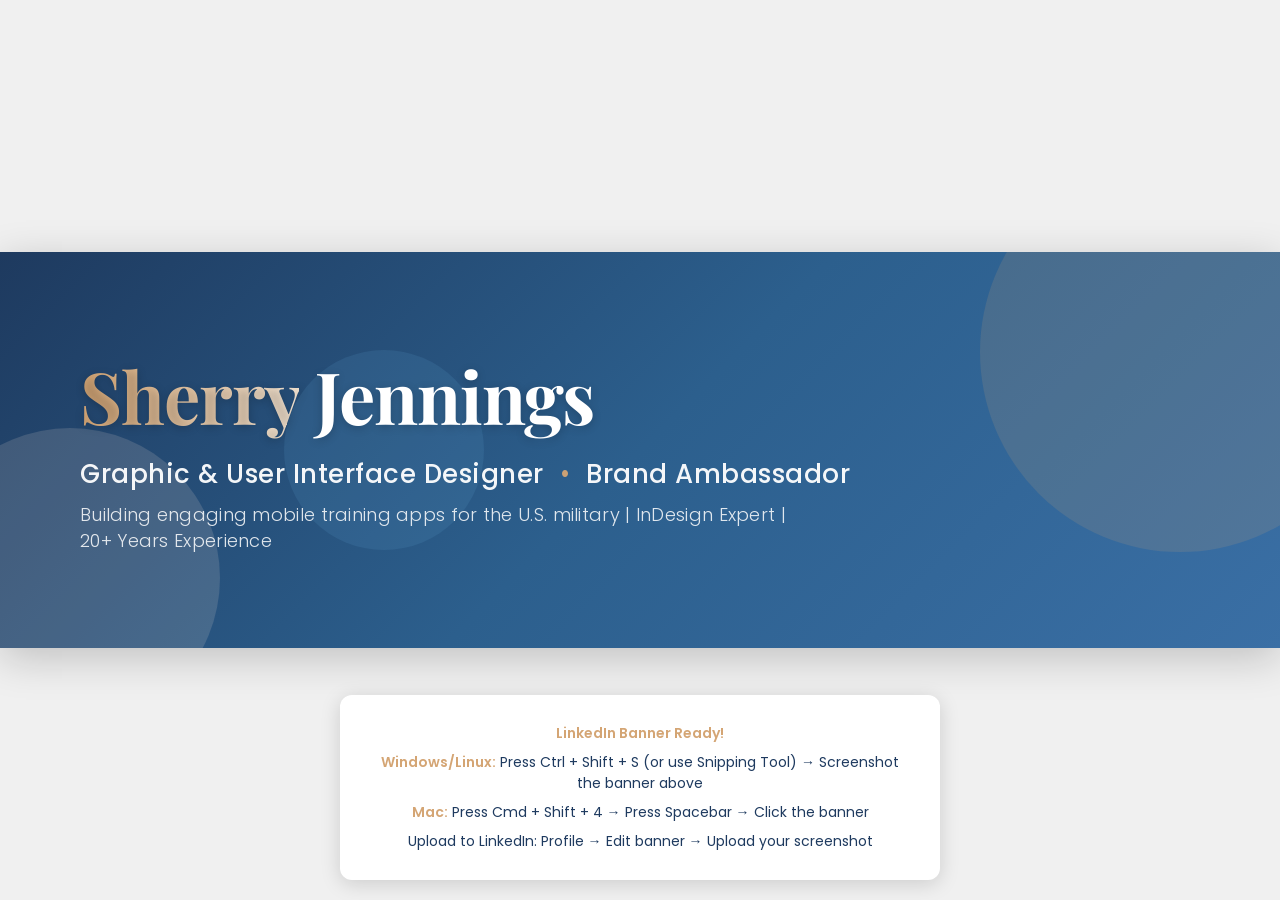
<file: linkedin-banner.html>
<!DOCTYPE html>
<html lang="en">
<head>
    <meta charset="UTF-8">
    <meta name="viewport" content="width=device-width, initial-scale=1.0">
    <title>LinkedIn Banner - Sherry Jennings</title>
    <link href="https://fonts.googleapis.com/css2?family=Playfair+Display:wght@400;600;700&family=Poppins:wght@300;400;500;600&display=swap" rel="stylesheet">
    <style>
        * {
            margin: 0;
            padding: 0;
            box-sizing: border-box;
        }

        body {
            display: flex;
            justify-content: center;
            align-items: center;
            min-height: 100vh;
            background: #f0f0f0;
            font-family: 'Poppins', sans-serif;
        }

        .banner-container {
            width: 1584px;
            height: 396px;
            background: linear-gradient(135deg, #1E3A5F 0%, #2C5F8D 50%, #3A6FA5 100%);
            position: relative;
            overflow: hidden;
            box-shadow: 0 10px 40px rgba(0,0,0,0.2);
        }

        /* Decorative shapes */
        .shape {
            position: absolute;
            border-radius: 50%;
            opacity: 0.15;
        }

        .shape-1 {
            width: 400px;
            height: 400px;
            background: #D4A574;
            top: -100px;
            right: -100px;
        }

        .shape-2 {
            width: 300px;
            height: 300px;
            background: #F4E5D3;
            bottom: -80px;
            left: -80px;
        }

        .shape-3 {
            width: 200px;
            height: 200px;
            background: #5E9FD1;
            top: 50%;
            left: 30%;
            transform: translate(-50%, -50%);
        }

        .content {
            position: relative;
            z-index: 2;
            height: 100%;
            display: flex;
            flex-direction: column;
            justify-content: center;
            padding: 0 80px;
            color: white;
        }

        .name {
            font-family: 'Playfair Display', serif;
            font-size: 72px;
            font-weight: 700;
            letter-spacing: -1px;
            margin-bottom: 12px;
            text-shadow: 0 2px 10px rgba(0,0,0,0.2);
        }

        .highlight {
            background: linear-gradient(90deg, #D4A574 0%, #F4E5D3 100%);
            -webkit-background-clip: text;
            -webkit-text-fill-color: transparent;
            background-clip: text;
        }

        .titles {
            display: flex;
            align-items: center;
            gap: 16px;
            font-size: 26px;
            font-weight: 500;
            letter-spacing: 0.5px;
            opacity: 0.95;
            margin-bottom: 8px;
        }

        .divider {
            color: #D4A574;
            font-weight: 400;
        }

        .tagline {
            font-size: 18px;
            font-weight: 300;
            letter-spacing: 0.3px;
            opacity: 0.85;
            max-width: 900px;
            line-height: 1.4;
        }

        .instructions {
            position: fixed;
            bottom: 20px;
            left: 50%;
            transform: translateX(-50%);
            background: white;
            padding: 20px 30px;
            border-radius: 12px;
            box-shadow: 0 4px 20px rgba(0,0,0,0.15);
            text-align: center;
            font-size: 14px;
            color: #1E3A5F;
            max-width: 600px;
        }

        .instructions strong {
            color: #D4A574;
            font-weight: 600;
        }

        .instructions p {
            margin: 8px 0;
        }
    </style>
</head>
<body>
    <div class="banner-container">
        <div class="shape shape-1"></div>
        <div class="shape shape-2"></div>
        <div class="shape shape-3"></div>

        <div class="content">
            <h1 class="name"><span class="highlight">Sherry</span> Jennings</h1>
            <div class="titles">
                <span>Graphic & User Interface Designer</span>
                <span class="divider">•</span>
                <span>Brand Ambassador</span>
            </div>
            <p class="tagline">Building engaging mobile training apps for the U.S. military | InDesign Expert | 20+&nbsp;Years&nbsp;Experience</p>
        </div>
    </div>

    <div class="instructions">
        <p><strong>LinkedIn Banner Ready!</strong></p>
        <p><strong>Windows/Linux:</strong> Press Ctrl + Shift + S (or use Snipping Tool) → Screenshot the banner above</p>
        <p><strong>Mac:</strong> Press Cmd + Shift + 4 → Press Spacebar → Click the banner</p>
        <p>Upload to LinkedIn: Profile → Edit banner → Upload your screenshot</p>
    </div>
</body>
</html>
</file>
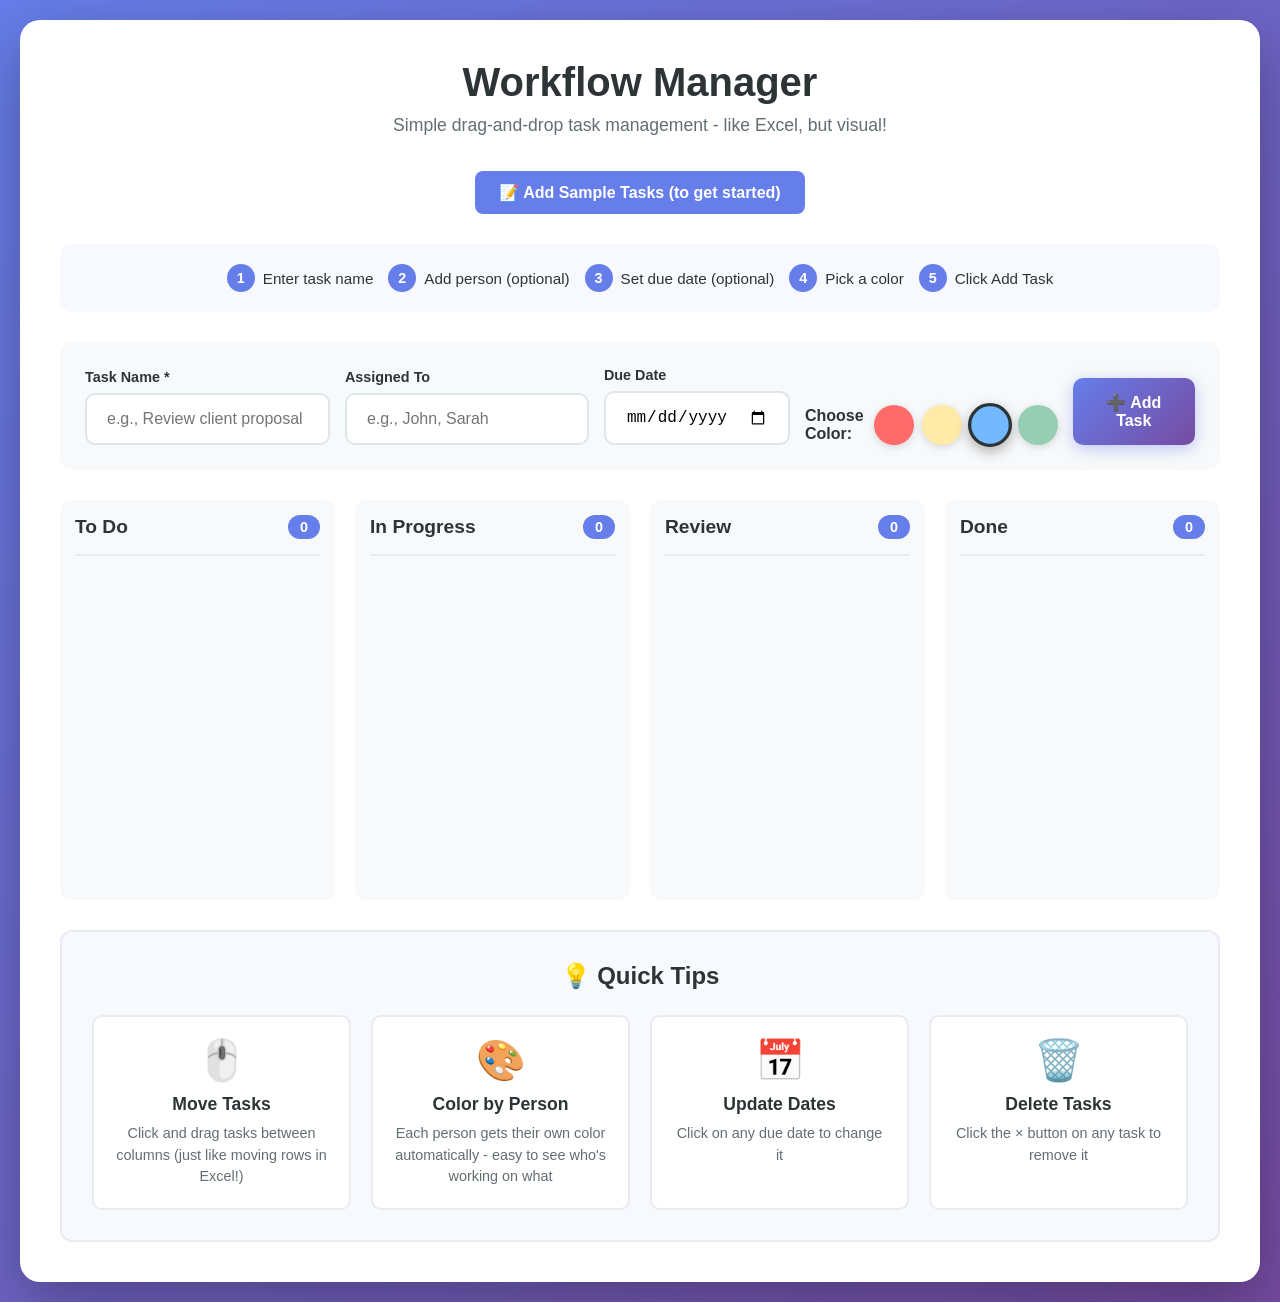
<file: workflow.html>
<!DOCTYPE html>
<html lang="en">
<head>
    <meta charset="UTF-8">
    <meta name="viewport" content="width=device-width, initial-scale=1.0">
    <title>Sortable Color-Coded Workflow</title>
    <link rel="stylesheet" href="styles.css">
</head>
<body>
    <div class="container">
        <header>
            <h1>Workflow Manager</h1>
            <p class="subtitle">Simple drag-and-drop task management - like Excel, but visual!</p>
            <button id="addSampleDataBtn" class="sample-data-btn">📝 Add Sample Tasks (to get started)</button>
        </header>

        <div class="quick-guide">
            <div class="guide-item">
                <span class="guide-number">1</span>
                <span class="guide-text">Enter task name</span>
            </div>
            <div class="guide-item">
                <span class="guide-number">2</span>
                <span class="guide-text">Add person (optional)</span>
            </div>
            <div class="guide-item">
                <span class="guide-number">3</span>
                <span class="guide-text">Set due date (optional)</span>
            </div>
            <div class="guide-item">
                <span class="guide-number">4</span>
                <span class="guide-text">Pick a color</span>
            </div>
            <div class="guide-item">
                <span class="guide-number">5</span>
                <span class="guide-text">Click Add Task</span>
            </div>
        </div>

        <div class="add-task-section">
            <div class="input-group">
                <label for="taskInput">Task Name *</label>
                <input type="text" id="taskInput" placeholder="e.g., Review client proposal" />
            </div>
            <div class="input-group">
                <label for="personInput">Assigned To</label>
                <input type="text" id="personInput" placeholder="e.g., John, Sarah" class="person-input" />
            </div>
            <div class="input-group">
                <label for="dueDateInput">Due Date</label>
                <input type="date" id="dueDateInput" class="date-input" />
            </div>
            <div class="color-picker">
                <span class="color-label">Choose Color:</span>
                <div class="color-options">
                    <button class="color-btn" data-color="#ff6b6b" style="background-color: #ff6b6b;" title="Red - High Priority">
                        <span class="color-tooltip">High Priority</span>
                    </button>
                    <button class="color-btn" data-color="#ffeaa7" style="background-color: #ffeaa7;" title="Yellow - Normal">
                        <span class="color-tooltip">Normal</span>
                    </button>
                    <button class="color-btn active" data-color="#74b9ff" style="background-color: #74b9ff;" title="Blue - Low Priority">
                        <span class="color-tooltip">Low Priority</span>
                    </button>
                    <button class="color-btn" data-color="#96ceb4" style="background-color: #96ceb4;" title="Green - Completed">
                        <span class="color-tooltip">Completed</span>
                    </button>
                </div>
            </div>
            <button id="addTaskBtn" class="add-btn">➕ Add Task</button>
        </div>

        <div class="workflow-board">
            <div class="workflow-column" data-column="todo">
                <div class="column-header">
                    <h2>To Do</h2>
                    <span class="task-count">0</span>
                </div>
                <div class="column-tasks" data-column="todo">
                    <!-- Tasks will be added here -->
                </div>
            </div>

            <div class="workflow-column" data-column="in-progress">
                <div class="column-header">
                    <h2>In Progress</h2>
                    <span class="task-count">0</span>
                </div>
                <div class="column-tasks" data-column="in-progress">
                    <!-- Tasks will be added here -->
                </div>
            </div>

            <div class="workflow-column" data-column="review">
                <div class="column-header">
                    <h2>Review</h2>
                    <span class="task-count">0</span>
                </div>
                <div class="column-tasks" data-column="review">
                    <!-- Tasks will be added here -->
                </div>
            </div>

            <div class="workflow-column" data-column="done">
                <div class="column-header">
                    <h2>Done</h2>
                    <span class="task-count">0</span>
                </div>
                <div class="column-tasks" data-column="done">
                    <!-- Tasks will be added here -->
                </div>
            </div>
        </div>

        <div class="instructions">
            <h3>💡 Quick Tips</h3>
            <div class="tips-grid">
                <div class="tip-card">
                    <div class="tip-icon">🖱️</div>
                    <div class="tip-title">Move Tasks</div>
                    <div class="tip-description">Click and drag tasks between columns (just like moving rows in Excel!)</div>
                </div>
                <div class="tip-card">
                    <div class="tip-icon">🎨</div>
                    <div class="tip-title">Color by Person</div>
                    <div class="tip-description">Each person gets their own color automatically - easy to see who's working on what</div>
                </div>
                <div class="tip-card">
                    <div class="tip-icon">📅</div>
                    <div class="tip-title">Update Dates</div>
                    <div class="tip-description">Click on any due date to change it</div>
                </div>
                <div class="tip-card">
                    <div class="tip-icon">🗑️</div>
                    <div class="tip-title">Delete Tasks</div>
                    <div class="tip-description">Click the × button on any task to remove it</div>
                </div>
            </div>
        </div>
    </div>

    <script src="script.js"></script>
</body>
</html>
</file>
<file: styles.css>
* {
    margin: 0;
    padding: 0;
    box-sizing: border-box;
}

body {
    font-family: 'Segoe UI', Tahoma, Geneva, Verdana, sans-serif;
    background: linear-gradient(135deg, #667eea 0%, #764ba2 100%);
    min-height: 100vh;
    padding: 20px;
}

.container {
    max-width: 1400px;
    margin: 0 auto;
    background: white;
    border-radius: 20px;
    box-shadow: 0 20px 60px rgba(0, 0, 0, 0.3);
    padding: 40px;
}

header {
    text-align: center;
    margin-bottom: 30px;
}

h1 {
    font-size: 2.5rem;
    color: #2d3436;
    margin-bottom: 10px;
}

.subtitle {
    color: #636e72;
    font-size: 1.1rem;
    margin-bottom: 20px;
}

.sample-data-btn {
    padding: 12px 24px;
    background: #667eea;
    color: white;
    border: none;
    border-radius: 8px;
    font-size: 1rem;
    font-weight: 600;
    cursor: pointer;
    transition: all 0.3s ease;
    margin-top: 15px;
}

.sample-data-btn:hover {
    background: #5568d3;
    transform: translateY(-2px);
}

.quick-guide {
    display: flex;
    justify-content: center;
    gap: 15px;
    margin-bottom: 30px;
    flex-wrap: wrap;
    padding: 20px;
    background: #f8f9ff;
    border-radius: 12px;
}

.guide-item {
    display: flex;
    align-items: center;
    gap: 8px;
}

.guide-number {
    width: 28px;
    height: 28px;
    background: #667eea;
    color: white;
    border-radius: 50%;
    display: flex;
    align-items: center;
    justify-content: center;
    font-weight: 600;
    font-size: 0.9rem;
}

.guide-text {
    font-size: 0.95rem;
    color: #2d3436;
    font-weight: 500;
}

.add-task-section {
    display: grid;
    grid-template-columns: 2fr 1.5fr 1.5fr 2fr 1fr;
    gap: 15px;
    margin-bottom: 30px;
    align-items: end;
    padding: 25px;
    background: #f8f9fa;
    border-radius: 12px;
}

.input-group {
    display: flex;
    flex-direction: column;
    gap: 8px;
}

.input-group label {
    font-size: 0.9rem;
    font-weight: 600;
    color: #2d3436;
}

#taskInput {
    flex: 1;
    min-width: 200px;
    padding: 15px 20px;
    border: 2px solid #dfe6e9;
    border-radius: 10px;
    font-size: 1rem;
    transition: all 0.3s ease;
}

#taskInput:focus {
    outline: none;
    border-color: #667eea;
    box-shadow: 0 0 0 3px rgba(102, 126, 234, 0.1);
}

.person-input {
    padding: 15px 20px;
    border: 2px solid #dfe6e9;
    border-radius: 10px;
    font-size: 1rem;
    transition: all 0.3s ease;
    min-width: 150px;
}

.person-input:focus {
    outline: none;
    border-color: #667eea;
    box-shadow: 0 0 0 3px rgba(102, 126, 234, 0.1);
}

.date-input {
    padding: 15px 20px;
    border: 2px solid #dfe6e9;
    border-radius: 10px;
    font-size: 1rem;
    transition: all 0.3s ease;
    cursor: pointer;
}

.date-input:focus {
    outline: none;
    border-color: #667eea;
    box-shadow: 0 0 0 3px rgba(102, 126, 234, 0.1);
}

.color-picker {
    display: flex;
    align-items: center;
    gap: 10px;
}

.color-label {
    font-weight: 600;
    color: #2d3436;
}

.color-options {
    display: flex;
    gap: 8px;
}

.color-btn {
    width: 40px;
    height: 40px;
    border: 3px solid transparent;
    border-radius: 50%;
    cursor: pointer;
    transition: all 0.3s ease;
    box-shadow: 0 2px 8px rgba(0, 0, 0, 0.15);
    position: relative;
}

.color-btn:hover {
    transform: scale(1.15);
}

.color-btn.active {
    border-color: #2d3436;
    box-shadow: 0 4px 12px rgba(0, 0, 0, 0.3);
    transform: scale(1.1);
}

.color-tooltip {
    position: absolute;
    bottom: -30px;
    left: 50%;
    transform: translateX(-50%);
    background: #2d3436;
    color: white;
    padding: 4px 8px;
    border-radius: 4px;
    font-size: 0.75rem;
    white-space: nowrap;
    opacity: 0;
    pointer-events: none;
    transition: opacity 0.3s ease;
}

.color-btn:hover .color-tooltip {
    opacity: 1;
}

.add-btn {
    padding: 15px 30px;
    background: linear-gradient(135deg, #667eea 0%, #764ba2 100%);
    color: white;
    border: none;
    border-radius: 10px;
    font-size: 1rem;
    font-weight: 600;
    cursor: pointer;
    transition: all 0.3s ease;
    box-shadow: 0 4px 15px rgba(102, 126, 234, 0.4);
}

.add-btn:hover {
    transform: translateY(-2px);
    box-shadow: 0 6px 20px rgba(102, 126, 234, 0.6);
}

.add-btn:active {
    transform: translateY(0);
}

/* Workflow Board - Kanban Style */
.workflow-board {
    display: grid;
    grid-template-columns: repeat(4, 1fr);
    gap: 20px;
    margin-bottom: 30px;
}

.workflow-column {
    background: #f8f9fa;
    border-radius: 12px;
    padding: 15px;
    min-height: 400px;
}

.column-header {
    display: flex;
    justify-content: space-between;
    align-items: center;
    margin-bottom: 20px;
    padding-bottom: 15px;
    border-bottom: 2px solid #e9ecef;
}

.column-header h2 {
    font-size: 1.2rem;
    color: #2d3436;
    font-weight: 600;
}

.task-count {
    background: #667eea;
    color: white;
    padding: 4px 12px;
    border-radius: 20px;
    font-size: 0.9rem;
    font-weight: 600;
}

.column-tasks {
    display: flex;
    flex-direction: column;
    gap: 12px;
    min-height: 300px;
    padding: 5px;
}

.column-tasks.drag-over {
    background: rgba(102, 126, 234, 0.1);
    border-radius: 8px;
}

.task-item {
    display: flex;
    flex-direction: column;
    gap: 10px;
    padding: 15px;
    background: white;
    border: 2px solid #e9ecef;
    border-radius: 12px;
    cursor: move;
    transition: all 0.3s ease;
    box-shadow: 0 2px 8px rgba(0, 0, 0, 0.05);
}

.task-header {
    display: flex;
    align-items: center;
    gap: 10px;
}

.task-item:hover {
    box-shadow: 0 4px 16px rgba(0, 0, 0, 0.1);
    transform: translateY(-2px);
}

.task-item.dragging {
    opacity: 0.5;
    transform: scale(1.05);
}

.task-item.drag-over {
    border-color: #667eea;
    background: #f8f9ff;
}

.drag-handle {
    font-size: 1.5rem;
    color: #b2bec3;
    cursor: grab;
}

.drag-handle:active {
    cursor: grabbing;
}

.task-color {
    width: 24px;
    height: 24px;
    border-radius: 50%;
    cursor: pointer;
    transition: all 0.3s ease;
    box-shadow: 0 2px 8px rgba(0, 0, 0, 0.2);
    flex-shrink: 0;
}

.task-color:hover {
    transform: scale(1.2);
}

.task-content {
    display: flex;
    align-items: center;
    gap: 10px;
    flex: 1;
}

.task-text {
    flex: 1;
    font-size: 1rem;
    color: #2d3436;
    word-break: break-word;
}

.task-dates {
    display: flex;
    gap: 10px;
    font-size: 0.85rem;
    color: #636e72;
    margin-top: 5px;
    flex-wrap: wrap;
}

.task-date {
    display: flex;
    align-items: center;
    gap: 5px;
    padding: 4px 10px;
    background: #f1f3f5;
    border-radius: 6px;
    cursor: pointer;
    transition: all 0.3s ease;
}

.task-date:hover {
    background: #e9ecef;
}

.task-date.overdue {
    background: #ffe0e0;
    color: #ff6b6b;
}

.date-label {
    font-weight: 600;
}

.task-person {
    display: inline-flex;
    align-items: center;
    gap: 6px;
    padding: 6px 12px;
    border-radius: 20px;
    font-size: 0.85rem;
    font-weight: 600;
    margin-top: 5px;
    color: white;
}

.task-person-icon {
    font-size: 1rem;
}

.task-actions {
    display: flex;
    gap: 10px;
    align-items: center;
}

.delete-btn {
    background: #ff6b6b;
    color: white;
    border: none;
    border-radius: 8px;
    width: 32px;
    height: 32px;
    font-size: 1.2rem;
    cursor: pointer;
    transition: all 0.3s ease;
    display: flex;
    align-items: center;
    justify-content: center;
}

.delete-btn:hover {
    background: #ee5a52;
    transform: scale(1.1);
}

.instructions {
    background: #f8f9ff;
    padding: 30px;
    border-radius: 12px;
    border: 2px solid #e9ecef;
}

.instructions h3 {
    color: #2d3436;
    margin-bottom: 25px;
    font-size: 1.5rem;
    text-align: center;
}

.tips-grid {
    display: grid;
    grid-template-columns: repeat(auto-fit, minmax(220px, 1fr));
    gap: 20px;
}

.tip-card {
    background: white;
    padding: 20px;
    border-radius: 10px;
    text-align: center;
    transition: all 0.3s ease;
    border: 2px solid #e9ecef;
}

.tip-card:hover {
    transform: translateY(-4px);
    box-shadow: 0 4px 12px rgba(0, 0, 0, 0.1);
    border-color: #667eea;
}

.tip-icon {
    font-size: 2.5rem;
    margin-bottom: 10px;
}

.tip-title {
    font-size: 1.1rem;
    font-weight: 600;
    color: #2d3436;
    margin-bottom: 8px;
}

.tip-description {
    font-size: 0.9rem;
    color: #636e72;
    line-height: 1.5;
}

.empty-state {
    text-align: center;
    padding: 60px 20px;
    color: #b2bec3;
}

.empty-state-icon {
    font-size: 4rem;
    margin-bottom: 20px;
}

.empty-state-text {
    font-size: 1.2rem;
    font-weight: 600;
}

/* Color picker modal */
.color-picker-modal {
    display: none;
    position: fixed;
    top: 0;
    left: 0;
    width: 100%;
    height: 100%;
    background: rgba(0, 0, 0, 0.5);
    z-index: 1000;
    justify-content: center;
    align-items: center;
}

.color-picker-modal.active {
    display: flex;
}

.color-picker-content {
    background: white;
    padding: 30px;
    border-radius: 15px;
    box-shadow: 0 10px 40px rgba(0, 0, 0, 0.3);
}

.color-picker-content h3 {
    margin-bottom: 20px;
    color: #2d3436;
}

.color-picker-grid {
    display: grid;
    grid-template-columns: repeat(4, 1fr);
    gap: 15px;
    margin-bottom: 20px;
}

.color-picker-grid .color-btn {
    width: 50px;
    height: 50px;
}

.close-modal-btn {
    width: 100%;
    padding: 12px;
    background: #dfe6e9;
    border: none;
    border-radius: 8px;
    cursor: pointer;
    font-weight: 600;
    color: #2d3436;
}

.close-modal-btn:hover {
    background: #b2bec3;
}

@media (max-width: 1200px) {
    .workflow-board {
        grid-template-columns: repeat(2, 1fr);
    }
}

@media (max-width: 768px) {
    .container {
        padding: 20px;
    }

    h1 {
        font-size: 2rem;
    }

    .quick-guide {
        flex-direction: column;
        align-items: center;
    }

    .add-task-section {
        grid-template-columns: 1fr;
        padding: 20px;
    }

    #taskInput,
    .person-input,
    .date-input {
        width: 100%;
    }

    .add-btn {
        width: 100%;
    }

    .color-picker {
        flex-direction: column;
        align-items: flex-start;
        width: 100%;
    }

    .color-options {
        justify-content: center;
        width: 100%;
    }

    .workflow-board {
        grid-template-columns: 1fr;
    }

    .column-header h2 {
        font-size: 1.1rem;
    }

    .task-text {
        font-size: 0.95rem;
    }

    .tips-grid {
        grid-template-columns: 1fr;
    }
}
</file>
